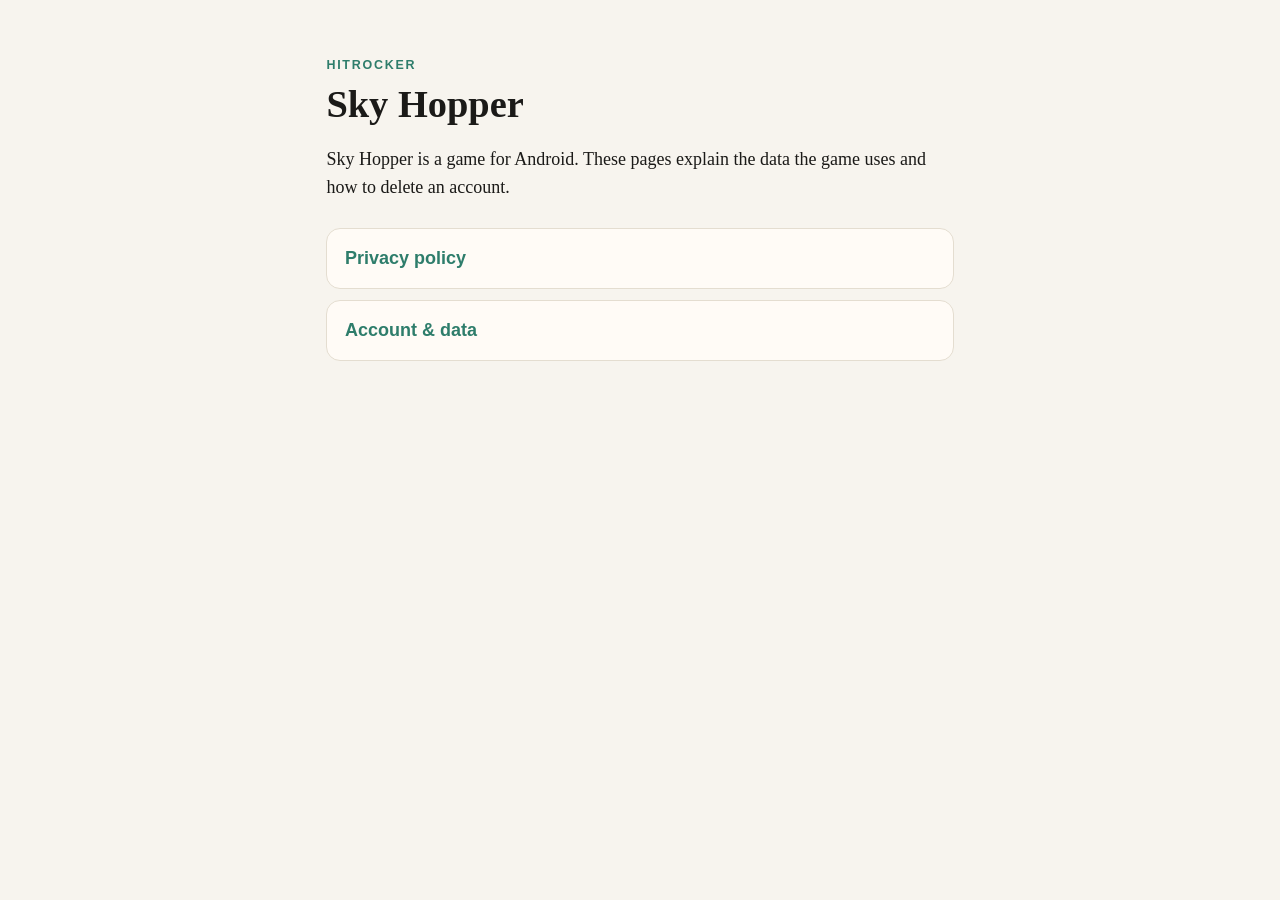
<file: index.html>
<!DOCTYPE html>
<html lang="en">
<head>
  <meta charset="utf-8">
  <meta name="viewport" content="width=device-width, initial-scale=1">
  <title>Sky Hopper</title>
  <link rel="stylesheet" href="style.css">
</head>
<body>
  <main>
    <p class="mark">hitrocker</p>
    <h1>Sky Hopper</h1>
    <p>Sky Hopper is a game for Android. These pages explain the data the game uses and how to delete an account.</p>
    <ul class="links">
      <li><a href="privacy/">Privacy policy</a></li>
      <li><a href="account/">Account &amp; data</a></li>
    </ul>
  </main>
</body>
</html>
</file>
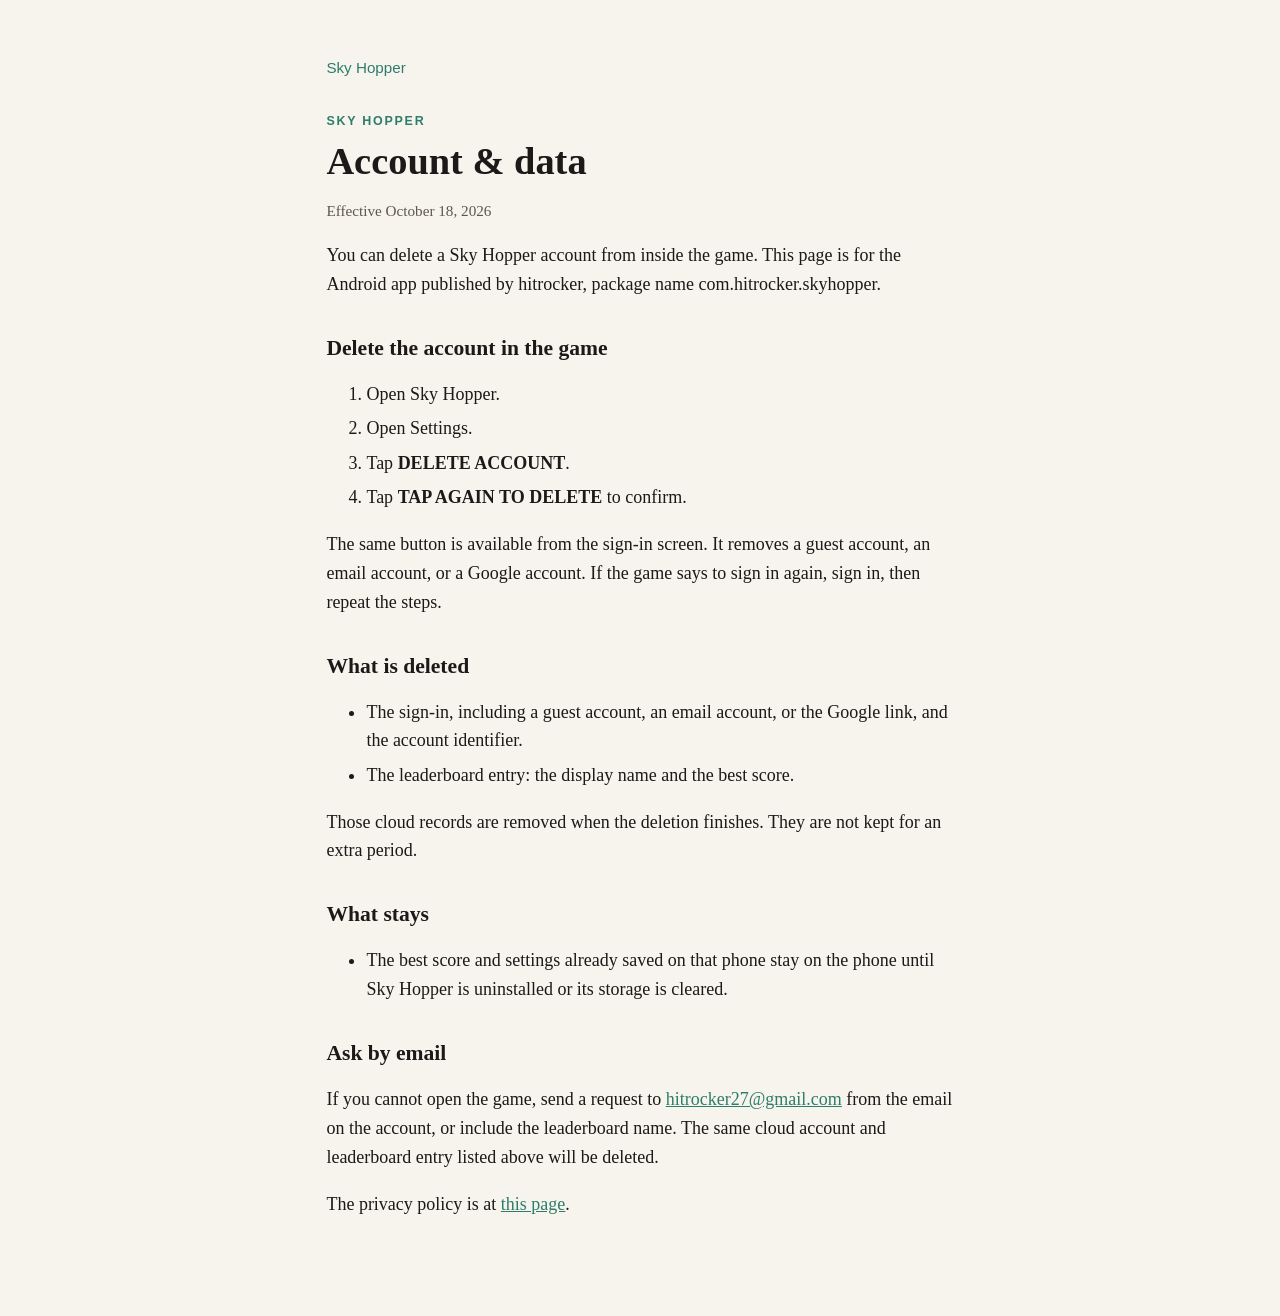
<file: account/index.html>
<!DOCTYPE html>
<html lang="en">
<head>
  <meta charset="utf-8">
  <meta name="viewport" content="width=device-width, initial-scale=1">
  <title>Account &amp; data — Sky Hopper</title>
  <link rel="stylesheet" href="../style.css">
</head>
<body>
  <main>
    <nav><a href="../">Sky Hopper</a></nav>
    <p class="mark">Sky Hopper</p>
    <h1>Account &amp; data</h1>
    <p class="updated">Effective October 18, 2026</p>
    <p>You can delete a Sky Hopper account from inside the game. This page is for the Android app published by hitrocker, package name com.hitrocker.skyhopper.</p>

    <h2>Delete the account in the game</h2>
    <ol>
      <li>Open Sky Hopper.</li>
      <li>Open Settings.</li>
      <li>Tap <strong>DELETE ACCOUNT</strong>.</li>
      <li>Tap <strong>TAP AGAIN TO DELETE</strong> to confirm.</li>
    </ol>
    <p>The same button is available from the sign-in screen. It removes a guest account, an email account, or a Google account. If the game says to sign in again, sign in, then repeat the steps.</p>

    <h2>What is deleted</h2>
    <ul>
      <li>The sign-in, including a guest account, an email account, or the Google link, and the account identifier.</li>
      <li>The leaderboard entry: the display name and the best score.</li>
    </ul>
    <p>Those cloud records are removed when the deletion finishes. They are not kept for an extra period.</p>

    <h2>What stays</h2>
    <ul>
      <li>The best score and settings already saved on that phone stay on the phone until Sky Hopper is uninstalled or its storage is cleared.</li>
    </ul>

    <h2>Ask by email</h2>
    <p>If you cannot open the game, send a request to <a href="mailto:hitrocker27@gmail.com">hitrocker27@gmail.com</a> from the email on the account, or include the leaderboard name. The same cloud account and leaderboard entry listed above will be deleted.</p>
    <p>The privacy policy is at <a href="../privacy/">this page</a>.</p>
  </main>
</body>
</html>
</file>
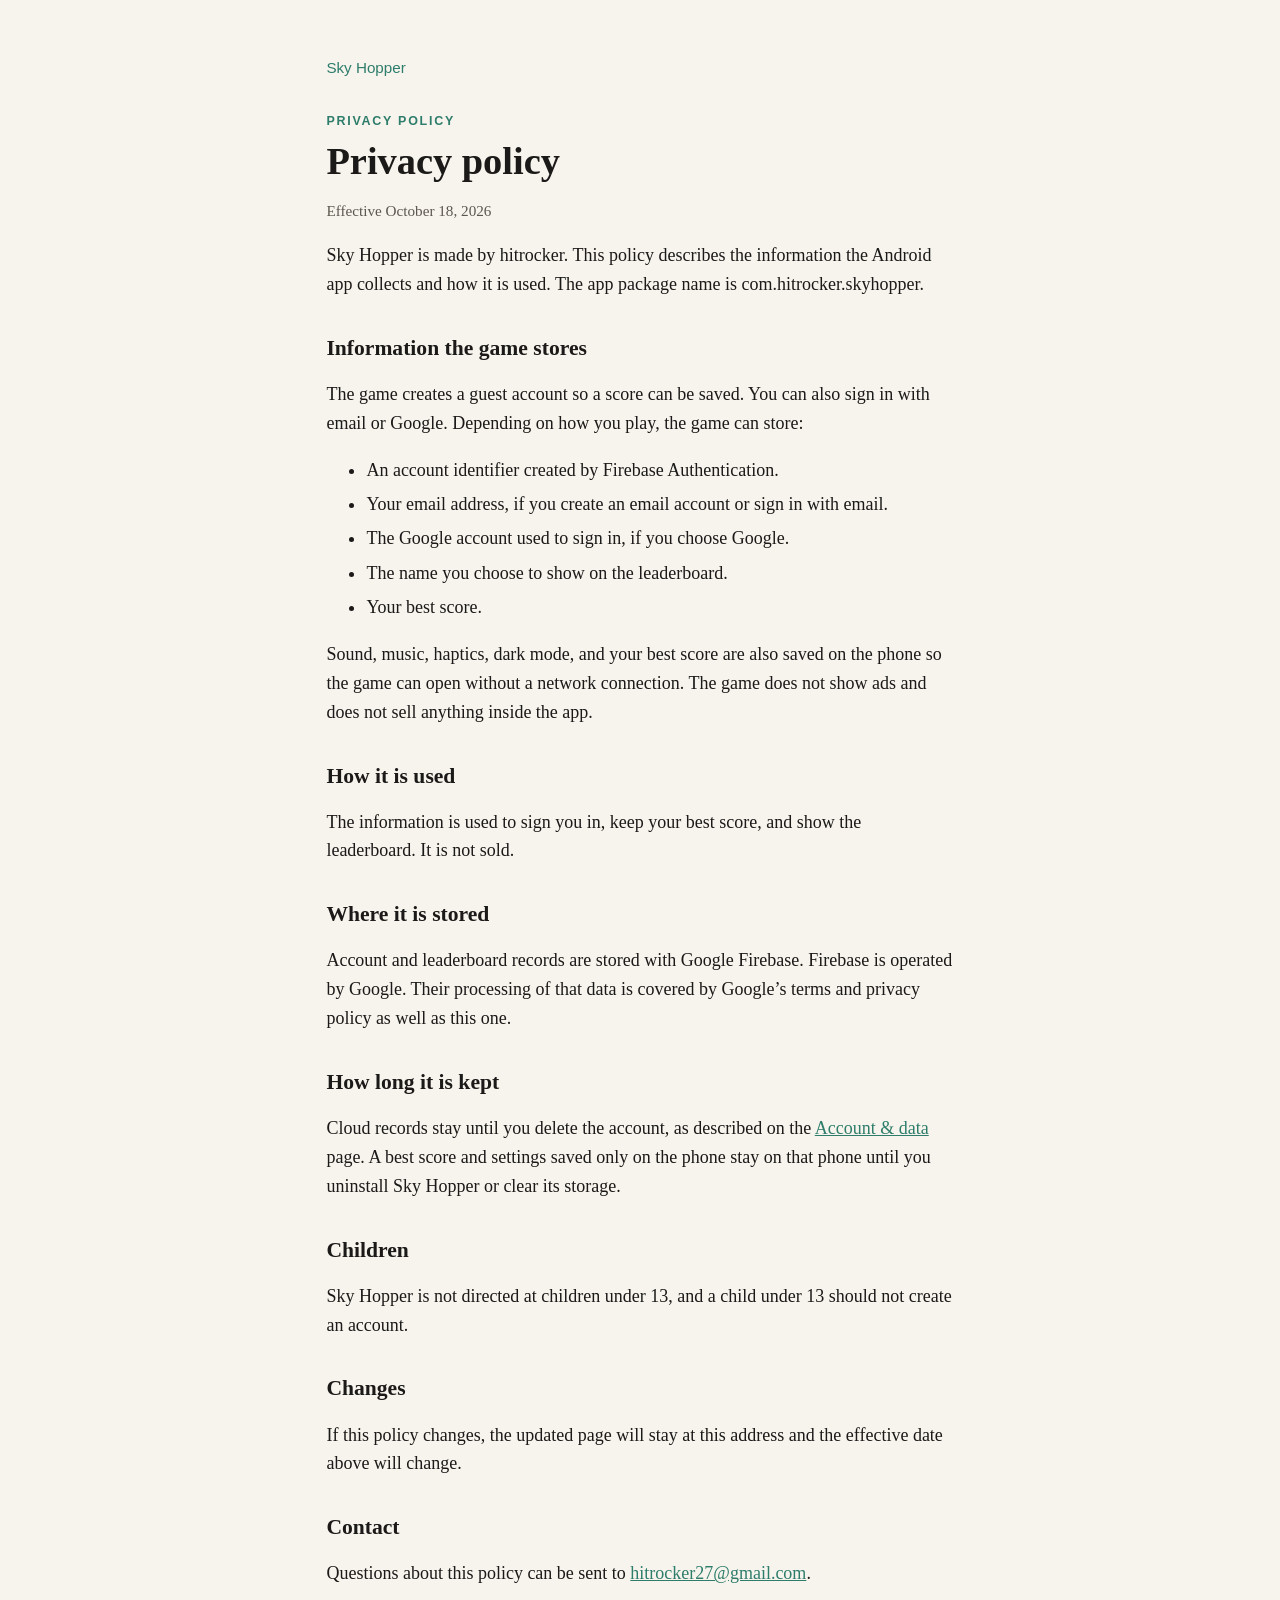
<file: privacy/index.html>
<!DOCTYPE html>
<html lang="en">
<head>
  <meta charset="utf-8">
  <meta name="viewport" content="width=device-width, initial-scale=1">
  <title>Privacy policy — Sky Hopper</title>
  <link rel="stylesheet" href="../style.css">
</head>
<body>
  <main>
    <nav><a href="../">Sky Hopper</a></nav>
    <p class="mark">Privacy policy</p>
    <h1>Privacy policy</h1>
    <p class="updated">Effective October 18, 2026</p>
    <p>Sky Hopper is made by hitrocker. This policy describes the information the Android app collects and how it is used. The app package name is com.hitrocker.skyhopper.</p>

    <h2>Information the game stores</h2>
    <p>The game creates a guest account so a score can be saved. You can also sign in with email or Google. Depending on how you play, the game can store:</p>
    <ul>
      <li>An account identifier created by Firebase Authentication.</li>
      <li>Your email address, if you create an email account or sign in with email.</li>
      <li>The Google account used to sign in, if you choose Google.</li>
      <li>The name you choose to show on the leaderboard.</li>
      <li>Your best score.</li>
    </ul>
    <p>Sound, music, haptics, dark mode, and your best score are also saved on the phone so the game can open without a network connection. The game does not show ads and does not sell anything inside the app.</p>

    <h2>How it is used</h2>
    <p>The information is used to sign you in, keep your best score, and show the leaderboard. It is not sold.</p>

    <h2>Where it is stored</h2>
    <p>Account and leaderboard records are stored with Google Firebase. Firebase is operated by Google. Their processing of that data is covered by Google’s terms and privacy policy as well as this one.</p>

    <h2>How long it is kept</h2>
    <p>Cloud records stay until you delete the account, as described on the <a href="../account/">Account &amp; data</a> page. A best score and settings saved only on the phone stay on that phone until you uninstall Sky Hopper or clear its storage.</p>

    <h2>Children</h2>
    <p>Sky Hopper is not directed at children under 13, and a child under 13 should not create an account.</p>

    <h2>Changes</h2>
    <p>If this policy changes, the updated page will stay at this address and the effective date above will change.</p>

    <h2>Contact</h2>
    <p>Questions about this policy can be sent to <a href="mailto:hitrocker27@gmail.com">hitrocker27@gmail.com</a>.</p>
  </main>
</body>
</html>
</file>
<file: style.css>
:root {
  color-scheme: light;
  --ink: #1b1a18;
  --muted: #5c574e;
  --line: #e4ddd0;
  --paper: #f7f4ee;
  --card: #fffbf6;
  --accent: #2e7d6b;
}

* { box-sizing: border-box; }

body {
  margin: 0;
  background: var(--paper);
  color: var(--ink);
  font: 18px/1.6 Georgia, "Iowan Old Style", "Palatino Linotype", Palatino, serif;
}

main {
  max-width: 42rem;
  margin: 0 auto;
  padding: 3.5rem 1.4rem 5rem;
}

.mark {
  margin: 0 0 0.4rem;
  color: var(--accent);
  font-family: "Avenir Next", "Segoe UI", sans-serif;
  font-size: 0.78rem;
  font-weight: 700;
  letter-spacing: 0.14em;
  text-transform: uppercase;
}

h1 {
  margin: 0 0 1rem;
  font-size: 2.4rem;
  line-height: 1.15;
  font-weight: 650;
}

h2 {
  margin: 2.2rem 0 0.5rem;
  font-size: 1.35rem;
  line-height: 1.3;
}

p, li { color: var(--ink); }

a { color: var(--accent); }

.links {
  margin: 1.6rem 0 0;
  padding: 0;
  list-style: none;
}

.links a {
  display: block;
  margin: 0.7rem 0;
  padding: 0.95rem 1.1rem;
  background: var(--card);
  border: 1px solid var(--line);
  border-radius: 14px;
  text-decoration: none;
  font-family: "Avenir Next", "Segoe UI", sans-serif;
  font-weight: 650;
}

.links a:hover { border-color: var(--accent); }

.updated {
  color: var(--muted);
  font-size: 0.95rem;
}

nav {
  margin-bottom: 2rem;
  font-family: "Avenir Next", "Segoe UI", sans-serif;
  font-size: 0.95rem;
}

nav a { text-decoration: none; }
nav a:hover { text-decoration: underline; }

ol li, ul li { margin: 0.35rem 0; }
</file>
